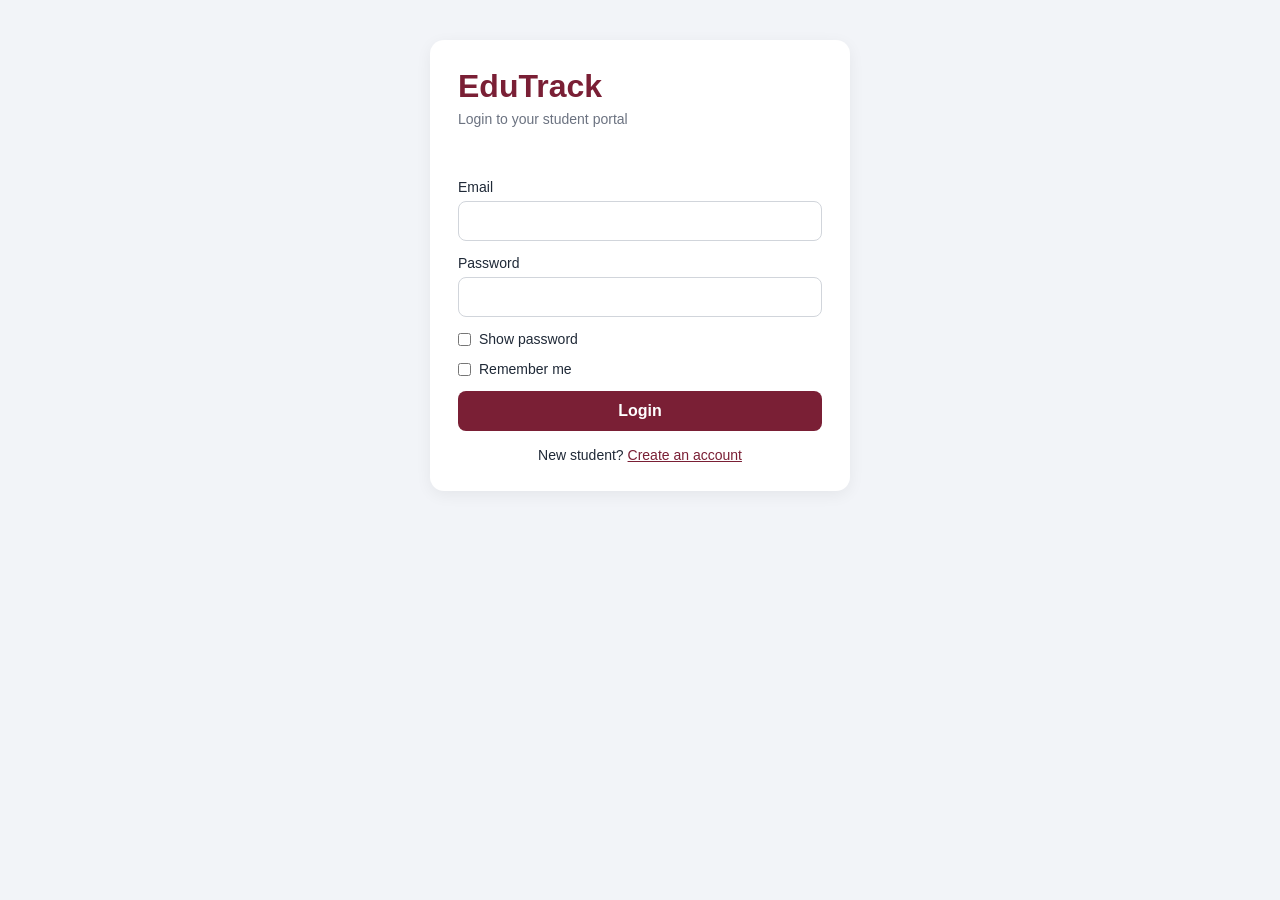
<file: projectjs3r/index.html>
<!DOCTYPE html>
<html lang="en">
<head>
  <meta charset="UTF-8">
  <meta name="viewport" content="width=device-width, initial-scale=1.0">
  <title>EduTrack | Login</title>
  <link rel="stylesheet" href="css/style.css">
</head>
<body>
  <div class="card">
    <h1>EduTrack</h1>
    <p class="subtitle">Login to your student portal</p>

    <p id="form-message" class="message"></p>

    <form id="login-form" novalidate>
      <label for="email">Email</label>
      <input type="email" id="email">

      <label for="password">Password</label>
      <input type="password" id="password">

      <div class="check">
        <input type="checkbox" id="show-password">
        <label for="show-password">Show password</label>
      </div>

      <div class="check">
        <input type="checkbox" id="remember-me">
        <label for="remember-me">Remember me</label>
      </div>

      <button type="submit">Login</button>
    </form>

    <p class="switch">New student? <a href="register.html">Create an account</a></p>
  </div>

  <script type="module" src="js/login.js"></script>
</body>
</html>
</file>
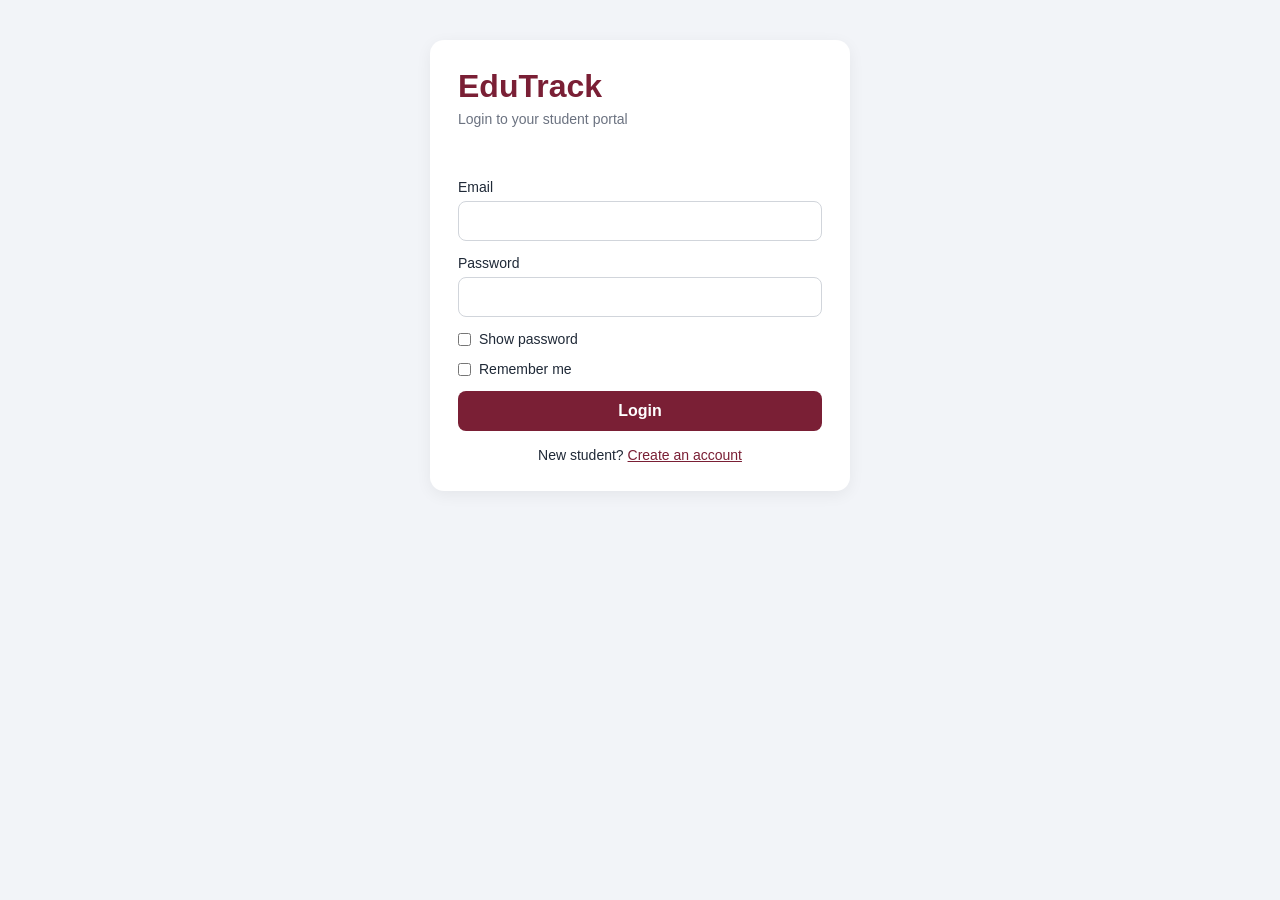
<file: projectjs3r/dashboard.html>
<!DOCTYPE html>
<html lang="en">
<head>
  <meta charset="UTF-8">
  <meta name="viewport" content="width=device-width, initial-scale=1.0">
  <title>EduTrack | Dashboard</title>
  <link rel="stylesheet" href="css/style.css">
</head>
<body class="dashboard-page">
  <div class="layout">
    <aside class="sidebar">
      <h2 class="logo">EduTrack</h2>
      <nav class="side-menu">
        <a href="dashboard.html" class="side-link active">Dashboard</a>
      </nav>
      <button id="logout-btn" class="logout-btn">Logout</button>
    </aside>

    <div class="content">
      <header class="navbar">
        <span class="nav-name" id="nav-name"></span>
        <button id="open-modal" class="small-btn">Update Profile</button>
      </header>

      <main class="main">
        <h1 class="welcome" id="welcome"></h1>
        <p class="subtitle" id="login-time"></p>

        <section class="panel">
          <h2>Student Information</h2>
          <div class="info">
            <p><span>Name</span><strong id="profile-name"></strong></p>
            <p><span>Email</span><strong id="profile-email"></strong></p>
            <p><span>Student ID</span><strong id="profile-student-id"></strong></p>
          </div>
        </section>

        <section class="panel">
          <h2>Grades</h2>
          <p id="courses-message" class="message"></p>
          <div class="table-wrap">
            <table>
              <thead>
                <tr>
                  <th>Course</th>
                  <th>Teacher</th>
                  <th>Score</th>
                </tr>
              </thead>
              <tbody id="courses-table"></tbody>
            </table>
          </div>
        </section>
      </main>
    </div>
  </div>

  <div id="profile-modal" class="modal-overlay hidden">
    <div class="modal">
      <div class="modal-header">
        <h2>Update Profile</h2>
        <button id="close-modal" class="close-btn">&times;</button>
      </div>
      <p id="profile-message" class="message"></p>
      <form id="profile-form" novalidate>
        <label for="new-name">Full Name</label>
        <input type="text" id="new-name">

        <label for="new-email">Email</label>
        <input type="email" id="new-email">

        <button type="submit">Save Changes</button>
      </form>
    </div>
  </div>

  <script type="module" src="js/dashboard.js"></script>
</body>
</html>
</file>
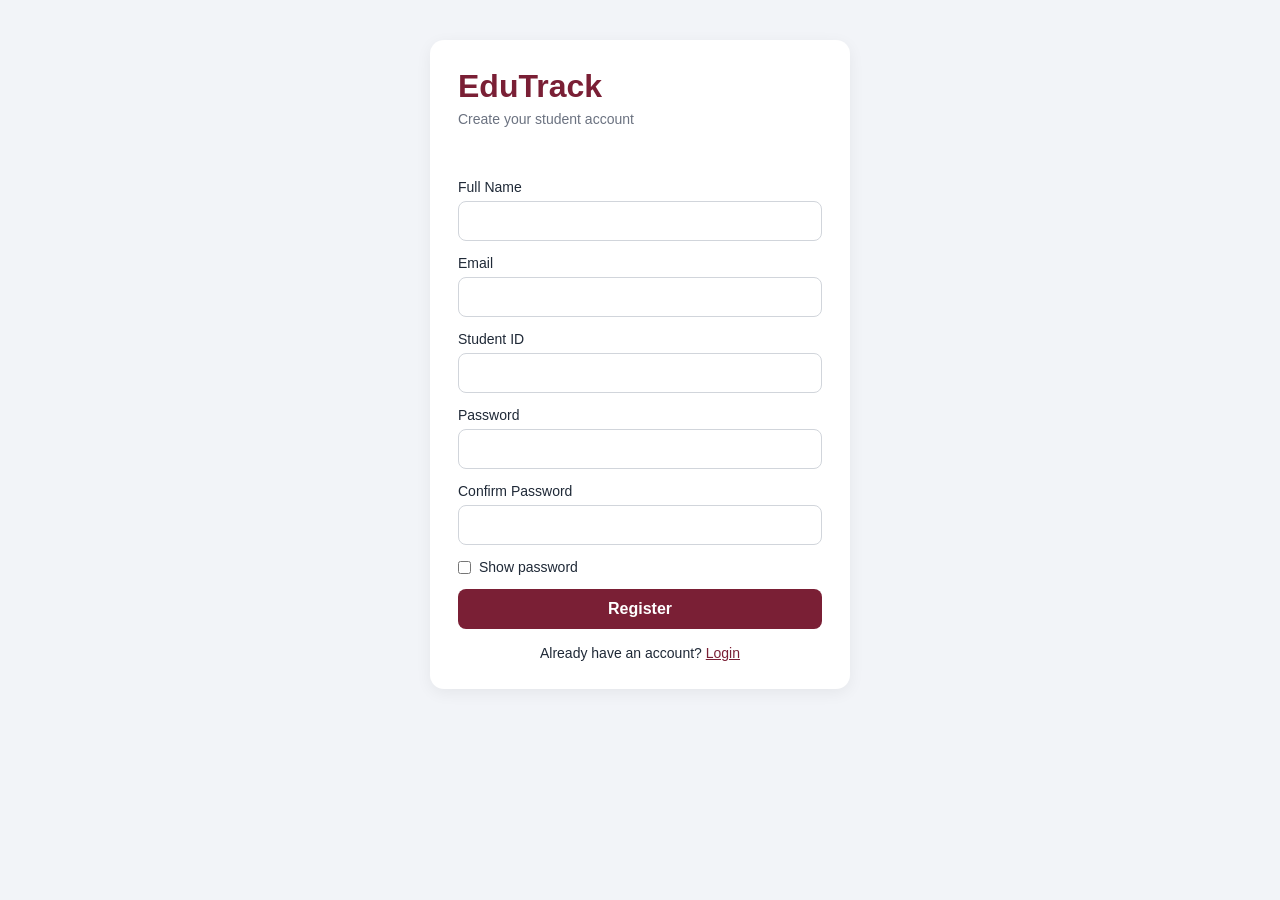
<file: projectjs3r/register.html>
<!DOCTYPE html>
<html lang="en">
<head>
  <meta charset="UTF-8">
  <meta name="viewport" content="width=device-width, initial-scale=1.0">
  <title>EduTrack | Register</title>
  <link rel="stylesheet" href="css/style.css">
</head>
<body>
  <div class="card">
    <h1>EduTrack</h1>
    <p class="subtitle">Create your student account</p>

    <p id="form-message" class="message"></p>

    <form id="register-form" novalidate>
      <label for="full-name">Full Name</label>
      <input type="text" id="full-name">

      <label for="email">Email</label>
      <input type="email" id="email">

      <label for="student-id">Student ID</label>
      <input type="text" id="student-id">

      <label for="password">Password</label>
      <input type="password" id="password">

      <label for="confirm-password">Confirm Password</label>
      <input type="password" id="confirm-password">

      <div class="check">
        <input type="checkbox" id="show-password">
        <label for="show-password">Show password</label>
      </div>

      <button type="submit">Register</button>
    </form>

    <p class="switch">Already have an account? <a href="index.html">Login</a></p>
  </div>

  <script type="module" src="js/register.js"></script>
</body>
</html>
</file>
<file: projectjs3r/css/style.css>
* { margin: 0; padding: 0; box-sizing: border-box; }
body { font-family: 'Segoe UI', Arial, sans-serif; background: #f2f4f8; color: #1f2937; padding: 40px 16px; }
.card { max-width: 420px; margin: 0 auto; background: #ffffff; border-radius: 14px; padding: 28px; box-shadow: 0 4px 16px rgba(0,0,0,0.06); }
h1 { color: #7a1f35; margin-bottom: 6px; }
h2 { font-size: 18px; margin-bottom: 14px; }
.subtitle { color: #6b7280; font-size: 14px; margin-bottom: 20px; }
label { display: block; font-size: 14px; margin-bottom: 6px; }
input[type="text"], input[type="email"], input[type="password"] { width: 100%; padding: 10px 12px; border: 1px solid #d1d5db; border-radius: 8px; font: inherit; margin-bottom: 14px; }
.check { display: flex; align-items: center; gap: 8px; margin-bottom: 14px; font-size: 14px; }
.check label { margin: 0; }
button { width: 100%; padding: 11px; border: none; border-radius: 8px; background: #7a1f35; color: #fff; font: inherit; font-weight: 600; cursor: pointer; }
button:hover { background: #5e1628; }
.message { font-size: 14px; min-height: 20px; margin-bottom: 12px; }
.message.error { color: #dc2626; }
.message.success { color: #16a34a; }
.switch { text-align: center; margin-top: 16px; font-size: 14px; }
a { color: #7a1f35; }
.table-wrap { overflow-x: auto; }
table { width: 100%; border-collapse: collapse; font-size: 14px; }
th, td { text-align: left; padding: 10px; border-bottom: 1px solid #eee; }
th { color: #6b7280; }
.hidden { display: none; }

.dashboard-page { padding: 0; background: #ffffff; }
.layout { display: flex; min-height: 100vh; }

.sidebar { width: 230px; background: #f1eeee; border-right: 1px solid #e4dede; padding: 28px 20px; display: flex; flex-direction: column; }
.logo { font-size: 30px; font-weight: 800; color: #7a1f35; margin-bottom: 32px; }
.side-menu { flex: 1; }
.side-link { display: block; padding: 11px 14px; border-radius: 8px; text-decoration: none; font-weight: 600; color: #1f2937; }
.side-link.active { background: #7a1f35; color: #ffffff; }
.logout-btn { margin-top: 20px; }

.content { flex: 1; display: flex; flex-direction: column; min-width: 0; }
.navbar { background: #f1eeee; border-bottom: 1px solid #e4dede; padding: 14px 28px; display: flex; justify-content: flex-end; align-items: center; gap: 16px; }
.nav-name { font-size: 14px; color: #4b5563; }
.small-btn { width: auto; padding: 8px 14px; font-size: 14px; }

.main { padding: 32px 28px; }
.welcome { font-size: 28px; color: #7a1f35; text-transform: uppercase; }
.panel { background: #ffffff; border: 1px solid #ece7e7; border-radius: 12px; padding: 22px; margin-bottom: 20px; }
.info p { padding: 9px 0; border-bottom: 1px solid #f1eeee; font-size: 15px; }
.info span { color: #6b7280; display: inline-block; width: 110px; }

.modal-overlay { position: fixed; inset: 0; background: rgba(0,0,0,0.45); display: flex; align-items: center; justify-content: center; padding: 16px; }
.modal-overlay.hidden { display: none; }
.modal { background: #ffffff; border-radius: 14px; padding: 24px; width: 100%; max-width: 420px; }
.modal-header { display: flex; justify-content: space-between; align-items: center; margin-bottom: 8px; }
.modal-header h2 { margin: 0; color: #7a1f35; }
.close-btn { width: auto; background: transparent; color: #6b7280; font-size: 26px; padding: 0 6px; line-height: 1; }
.close-btn:hover { background: transparent; color: #7a1f35; }

@media (max-width: 700px) {
  .layout { flex-direction: column; }
  .sidebar { width: 100%; flex-direction: row; align-items: center; gap: 12px; padding: 14px 16px; border-right: none; border-bottom: 1px solid #e4dede; }
  .logo { font-size: 22px; margin: 0; }
  .side-menu { flex: 1; }
  .side-link { display: inline-block; padding: 8px 12px; }
  .logout-btn { width: auto; margin: 0; padding: 8px 12px; }
  .navbar { padding: 12px 16px; justify-content: space-between; }
  .main { padding: 20px 16px; }
  .welcome { font-size: 22px; }
  .info span { display: block; width: auto; }
}
#courses-message:empty { display: none; }
</file>
